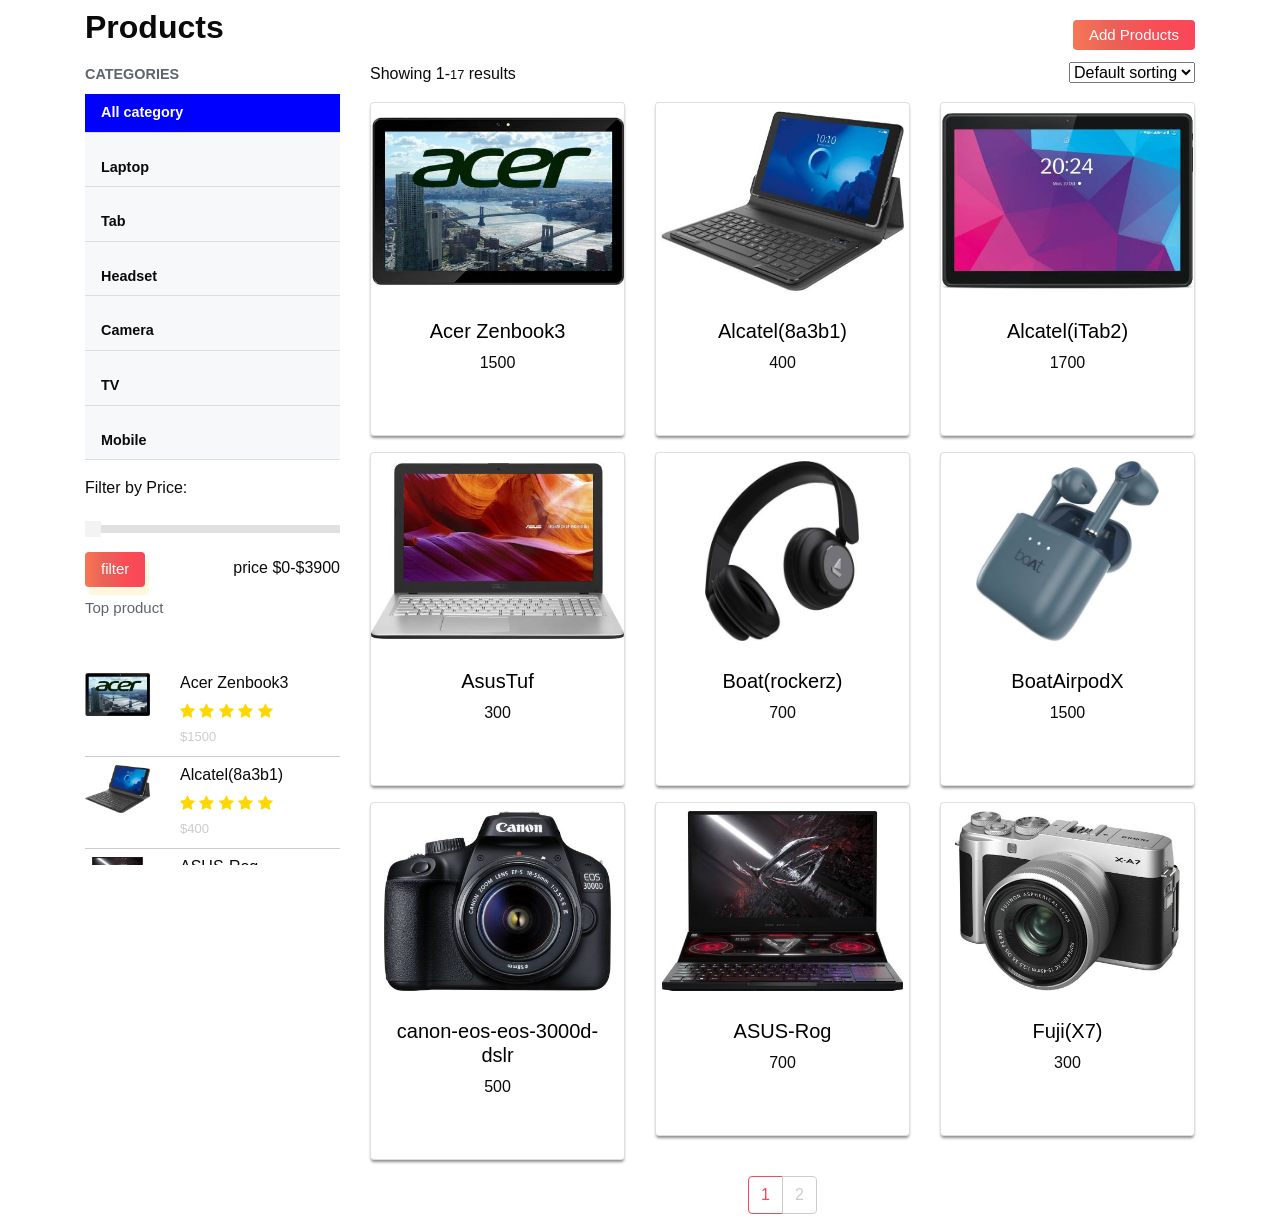
<file: index.html>
<!DOCTYPE html>
<html lang="en">

<head>
    <title>E-Cart</title>
    <meta charset="utf-8">
    <meta name="viewport" content="width=device-width, initial-scale=1">
    <link rel="stylesheet" href="https://maxcdn.bootstrapcdn.com/bootstrap/4.5.2/css/bootstrap.min.css">
    <link rel="stylesheet" href="style.css">
    <link rel="stylesheet" href="https://cdnjs.cloudflare.com/ajax/libs/font-awesome/4.7.0/css/font-awesome.min.css">
    <script src="https://ajax.googleapis.com/ajax/libs/jquery/3.5.1/jquery.min.js"></script>
    <script src="https://cdnjs.cloudflare.com/ajax/libs/popper.js/1.16.0/umd/popper.min.js"></script>
    <script src="https://maxcdn.bootstrapcdn.com/bootstrap/4.5.2/js/bootstrap.min.js"></script>
</head>

<body>
    <!-- section header 1st start.... -->
    <div class="container">
        <div class="row">
            <div class="col-12">
                <div class="section-head">
                    <h2>Products <button data-toggle="modal" data-target="#myModal">Add
                            Products</button></h2>

                    <button data-toggle="modal" id="editModelViewBtn" class="d-none" data-target="#editModal">Add
                        Products</button>

                </div>
            </div>
        </div>
    </div>
    <!-- end header section -->

    <div class="container">
        <div class="row">
            <!-- Left Menu -->
            <div class="col-12 col-sm-3 col-md-3">
                <div class="left-menu">
                    <b>Categories</b>
                    <div class="menu-list" id="category-list">

                    </div>

                    <p>Filter by Price:</p>
                    <input type="range" min="0" onchange="changePrice()"  class="slider" id="priceRange">
                    <button>filter</button><span class="float-right py-3">price $0-$<span id="priceMax"></span></span>
                    <h3>Top product </h3>
                    <div class="left-menu-2 my-5" id="top-products">
                    </div>

                </div>


            </div>

            <!-- Right Section -->
            <div class="col-12 col-sm-9 col-md-9">
                <div class="product-list">
                    <p>Showing 1-<span id="product-total"> </span> results
                        <select id="sortingRange" onchange="sortProduct()">
                            <option value="default">Default sorting</option>
                            <option value="low">Low to high</option>
                            <option value="high">High to low</option>
                        </select>
                    </p>
                    <div id="product-item" class="row">
                    </div>
                    <ul class="pagination justify-content-center" id="pagination">
                        <!-- <li class="page-item">
                            <a class="page-link" href="#" aria-label="Previous">
                                <span aria-hidden="true">&laquo;</span>
                                <span class="sr-only">Previous</span>
                            </a>
                        </li> -->


                        <!-- <li class="page-item">
                            <a class="page-link" href="#" aria-label="Next">
                                <span aria-hidden="true">&raquo;</span>
                                <span class="sr-only">Next</span>
                            </a>
                        </li> -->
                    </ul>


                </div>
            </div>

        </div>
    </div>
    </div>
    </div>
    </div>
    <!-- The Modal -->
    <div class="modal" id="myModal">

        <div class="modal-dialog">
            <div class="modal-content">

                <!-- Modal Header -->

                <div class="mx-5 mt-5 mb-3">

                    <h3 class="text-center">
                        Add Product </h3>

                    <button class="popup-close-btn" data-dismiss="modal">
                        X
                    </button>
                    <div class="form-group">
                        <label for="exampleFormControlSelect1">Product category</label>
                        <select class="form-control" id="categoryListSelect">
                        </select>
                    </div>
                    <div class="form-group">
                        <label for="input-product-name">Product title</label>
                        <input type="text" class="form-control btn-light" id="input-product-name"
                            aria-describedby="emailHelp" placeholder="enter product title">
                        <sub id="error-msg-title" class="text-danger"></sub>
                    </div>
                    <div class="form-group">
                        <label for="exampleInputEmail1">Price</label>
                        <input type="number" class="form-control btn-light" id="input-product-price"
                            aria-describedby="emailHelp" placeholder="Enter price">
                        <sub id="error-msg-price" class="text-danger"></sub>
                        <br>
                        <div class="form-check">
                            <input class="form-check-input" type="checkbox" id="topProduct">
                            <label class="form-check-label" for="flexCheckDefault">
                                Top Product
                            </label>
                        </div>
                        <br>
                        <label for="exampleInputEmail1">Upload product image</label><br>
                        <input type="file" class="d-none" id="input-product-file" onchange="getFileName()"
                            name="filename">
                        <sub id="error-msg-file" class="text-danger"></sub>

                        <p class="text-info" id="fileName"></p>
                        <button class="btn btn-outline-danger btn-sm" onclick="uploadBtn()">Upload</button>
                    </div>
                    <p id="errormsg" class="text-center text-primary"></p>
                    <hr>
                    <div class="text-center">
                        <button type="button" onclick="addProduct()" class="btn btn-light mx-4">OK</button>
                        <button id="cancelBtn" type="button" class="btn btn-danger mx-4"
                            data-dismiss="modal">Cancel</button>
                    </div>

                </div>
            </div>



        </div>
    </div>

    <!-- Edit Product -->

    <div class="modal" id="editModal">

        <div class="modal-dialog">
            <div class="modal-content">

                <!-- Modal Header -->

                <div class="mx-5 mt-5 mb-3">

                    <h3 class="text-center">
                        Edit Product </h3>

                    <button class="popup-close-btn" data-dismiss="modal">
                        X
                    </button>
                    <div class="form-group">
                        <label for="exampleFormControlSelectEdit">Product category</label>
                        <select class="form-control" id="categoryListSelectEdit">
                        </select>
                    </div>
                    <div class="form-group">
                        <label for="input-product-name">Product title</label>
                        <input type="text" class="form-control btn-light" id="edit-product-name"
                            aria-describedby="emailHelp" placeholder="enter product title">
                        <sub id="error-msg-title" class="text-danger"></sub>
                    </div>
                    <div class="form-group">
                        <label for="exampleInputEmail1">Price</label>
                        <input type="number" class="form-control btn-light" id="edit-product-price"
                            aria-describedby="emailHelp" placeholder="Enter price ">
                        <sub id="error-msg-price" class="text-danger"></sub>
                        <br>
                        <div class="form-check">
                            <input class="form-check-input" type="checkbox" id="editTopProduct">
                            <label class="form-check-label" for="flexCheckDefault">
                                Top Product
                            </label>
                        </div>
                        <br>
                        <label for="exampleInputEmail1">Upload product image</label><br>
                        <input type="file" class="d-none" id="edit-product-file" onchange="getEditFileName()"
                            name="editFilename">
                        <sub id="error-msg-file" class="text-danger"></sub>

                        <p class="text-info" id="editFileName"></p>
                        <button class="btn btn-outline-danger btn-sm"
                            onclick="document.getElementById('edit-product-file').click()">Upload</button>
                    </div>
                    <p id="errormsg" class="text-center text-primary"></p>
                    <hr>
                    <div class="text-center">
                        <button type="button" onclick="editProduct()" class="btn btn-light mx-4">OK</button>
                        <button id="editCancelBtn" type="button" class="btn btn-danger mx-4"
                            data-dismiss="modal">Cancel</button>
                    </div>

                </div>
            </div>



        </div>
    </div>

    </div>
    <script src="./js/main.js"></script>
</body>

</html>
</file>
<file: style.css>
body {
  color: #0a0a0a;
}
.section-head h2 {
  padding: 0px;
  margin: 8px 0px;
  font-weight: 600;
  color: #0a0a0a;
}
.section-head button {
  background-image: linear-gradient(to right,#f77656,#ea6158,#f94e55,#f94659);
  border: 0px;
  margin: 12px 0px;
  padding: 6px 16px;
  border-radius: 4px;
  color: #fff;
  font-size: 15px;
  float: right;
}

.left-menu {
  color: #0a0a0a;
}
.left-menu button {
  background-image: linear-gradient(to right,#f77656,#ea6158,#f94e55,#f94659);
  border: 0px;
  margin: 12px 0px;
  padding: 6px 16px;
  border-radius: 4px;
  color: #fff;
  font-size: 15px;
  box-shadow: 4px 8px cornsilk;
}
.left-menu h3 {
  font-size: 15px;
  color: #5c656a;
}

.left-menu-2 {
  height: 200px;
  overflow-x: hidden;
  overflow-y: scroll;
}

.left-menu b {
  color: #5c656a;
  font-weight: 600;
  font-size: 0.9em;
  text-transform: uppercase;
}

.left-menu-2 img {
  width: 100%;
  object-fit: contain;
}
.left-menu-2 h6 {
  font-weight: 300;
}

.left-menu-2 section {
  border-bottom: 1px solid #ccc;
}

.menu-list {
  margin: 8px 0px;
  background: #f7f8fa;
  border-radius: 4px;
}

.menu-list p {
  font-weight: 600;
  font-size: 0.9em;
  border-bottom: 1px solid #ddd;
  padding: 8px 16px;
}

.product-list img {
  height: 180px;
  margin: 8px 0px;
  width: 100%;
  object-fit: contain;
}

.product-list span {
  font-size: 0.8em;
}

.product-list select {
  float: right;
}

.card-body h5 {
  color: #000;
}

.slidecontainer {
  width: 100%;
}

.slider {
  -webkit-appearance: none;
  width: 100%;
  height: 8px;
  background: #d3d3d3;
  outline: none;
  opacity: 0.7;
  -webkit-transition: 0.2s;
  transition: opacity 0.2s;
}

.slider:hover {
  opacity: 1;
}

.slider::-webkit-slider-thumb {
  -webkit-appearance: none;
  appearance: none;
  width: 16px;
  height: 16px;
  background: #eee;
  cursor: pointer;
}

.slider::-moz-range-thumb {
  width: 16px;
  height: 16px;
  background: #eee;
  cursor: pointer;
}

.rating i {
  color: gold;
}

.popup-close-btn {
  color: #fff;
  border: 0px;
  background-color: #dc3545;
  border-radius: 50%;
  position: absolute;
  top: -10px;
  right: -10px;
}

.pointer {
  cursor: pointer;
}

.selected-category {
  background-color: blue;
  color: #fff;
  cursor: pointer;
}


.box-shadow{
  box-shadow: 0px 3px 3px -1px rgba(0,0,0,0.45);
-webkit-box-shadow: 0px 3px 3px -1px rgba(0,0,0,0.45);
-moz-box-shadow: 0px 3px 3px -1px rgba(0,0,0,0.45);
}
</file>
